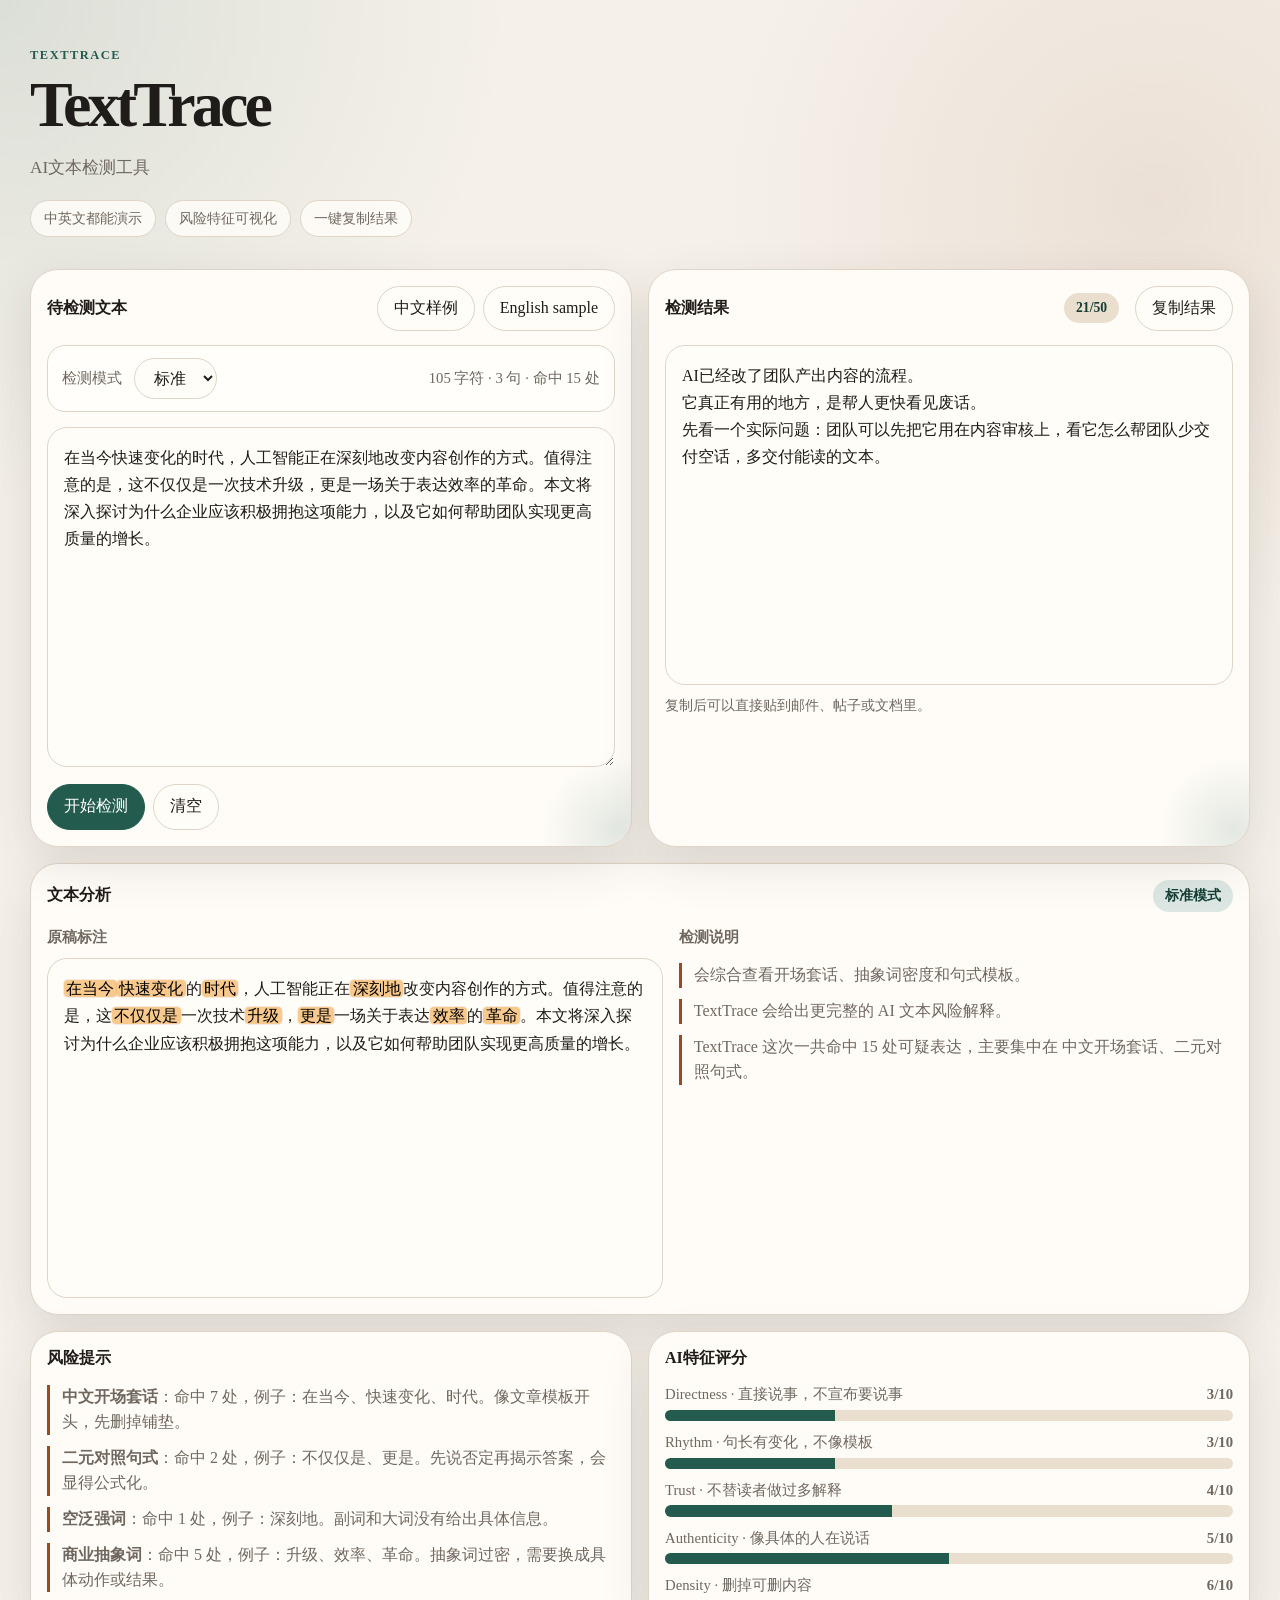
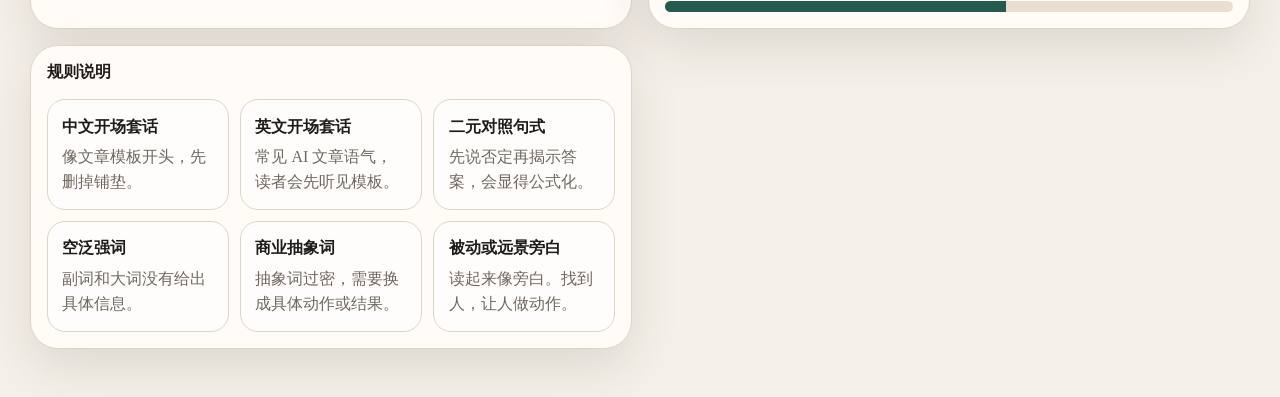
<file: index.html>
<!doctype html>
<html lang="zh-CN">
  <head>
    <meta charset="utf-8" />
    <meta name="viewport" content="width=device-width, initial-scale=1" />
    <title>TextTrace - AI文本检测工具</title>
    <link rel="stylesheet" href="./styles.css" />
  </head>
  <body>
    <main class="shell">
      <section class="hero">
        <p class="eyebrow">TextTrace</p>
        <h1>TextTrace</h1>
        <p class="lede">AI文本检测工具</p>
        <div class="hero-chips">
          <span>中英文都能演示</span>
          <span>风险特征可视化</span>
          <span>一键复制结果</span>
        </div>
      </section>

      <section class="workspace">
        <div class="panel input-panel">
          <div class="panel-title">
            <h2>待检测文本</h2>
            <div class="sample-buttons">
              <button type="button" data-sample="zh">中文样例</button>
              <button type="button" data-sample="en">English sample</button>
            </div>
          </div>

          <div class="toolbar">
            <label class="mode-picker" for="modeSelect">
              <span>检测模式</span>
              <select id="modeSelect">
                <option value="light">轻度</option>
                <option value="balanced" selected>标准</option>
                <option value="strong">强力</option>
              </select>
            </label>
            <div id="stats" class="stats"></div>
          </div>

          <textarea id="draft" spellcheck="false"></textarea>

          <div class="actions">
            <button id="rewriteBtn" class="primary" type="button">开始检测</button>
            <button id="clearBtn" type="button">清空</button>
          </div>
        </div>

        <div class="panel output-panel">
          <div class="panel-title">
            <h2>检测结果</h2>
            <div class="output-meta">
              <span id="scoreBadge" class="score-badge">等待输入</span>
              <button id="copyBtn" type="button">复制结果</button>
            </div>
          </div>
          <div id="output" class="output empty">结果会显示在这里。</div>
          <p id="copyHint" class="copy-hint">复制后可以直接贴到邮件、帖子或文档里。</p>
        </div>
      </section>

      <section class="insights">
        <article class="panel compare-panel">
          <div class="panel-title">
            <h2>文本分析</h2>
            <span id="modeBadge" class="mode-badge">标准模式</span>
          </div>
          <div class="compare-grid">
            <div>
              <h3>原稿标注</h3>
              <div id="annotated" class="output empty">这里会高亮原稿里的套路表达。</div>
            </div>
            <div>
              <h3>检测说明</h3>
              <ul id="rewriteNotes" class="findings">
                <li>检测后会说明这次主要发现了哪些文本特征。</li>
              </ul>
            </div>
          </div>
        </article>

        <article class="panel">
          <h2>风险提示</h2>
          <ul id="findings" class="findings">
            <li>输入文字后会列出具体问题。</li>
          </ul>
        </article>

        <article class="panel">
          <h2>AI特征评分</h2>
          <div id="scoreGrid" class="score-grid"></div>
        </article>

        <article class="panel">
          <h2>规则说明</h2>
          <div id="ruleLegend" class="legend-grid"></div>
        </article>
      </section>
    </main>

    <script src="./app.js"></script>
  </body>
</html>
</file>
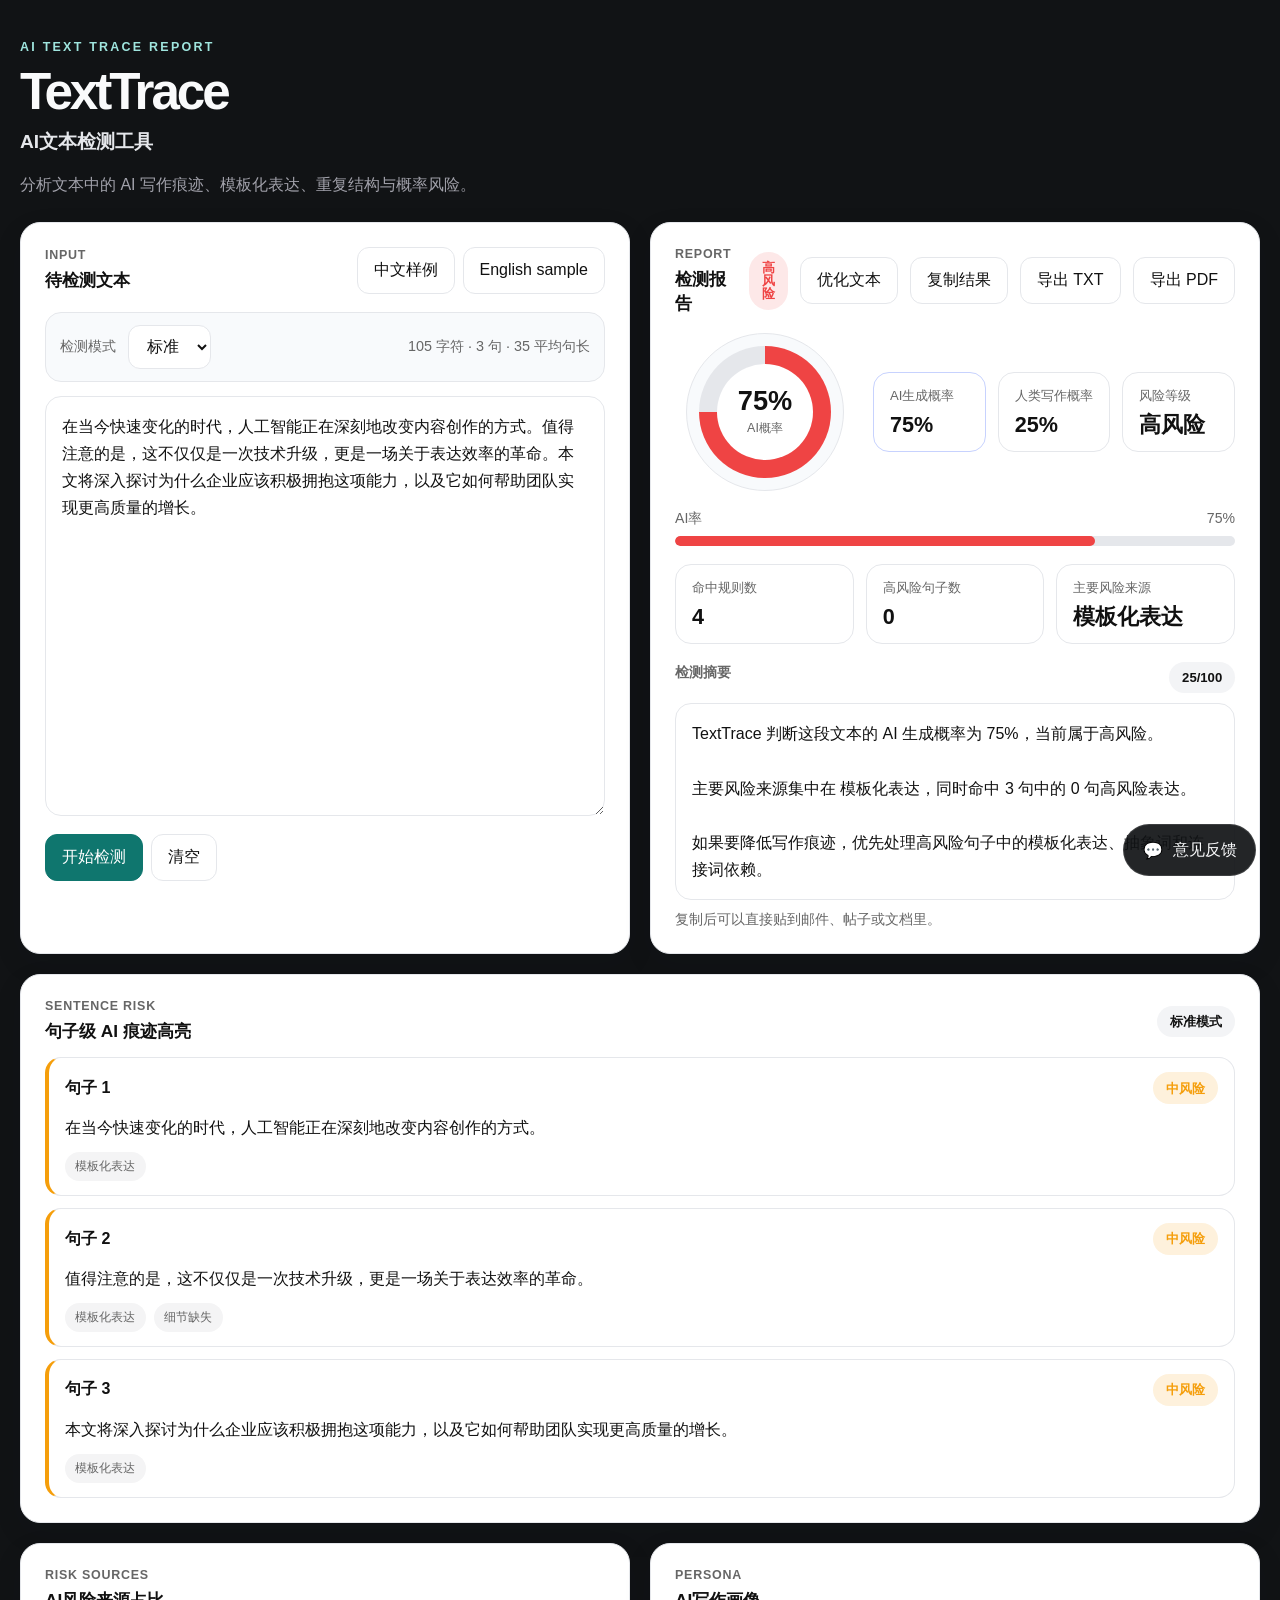
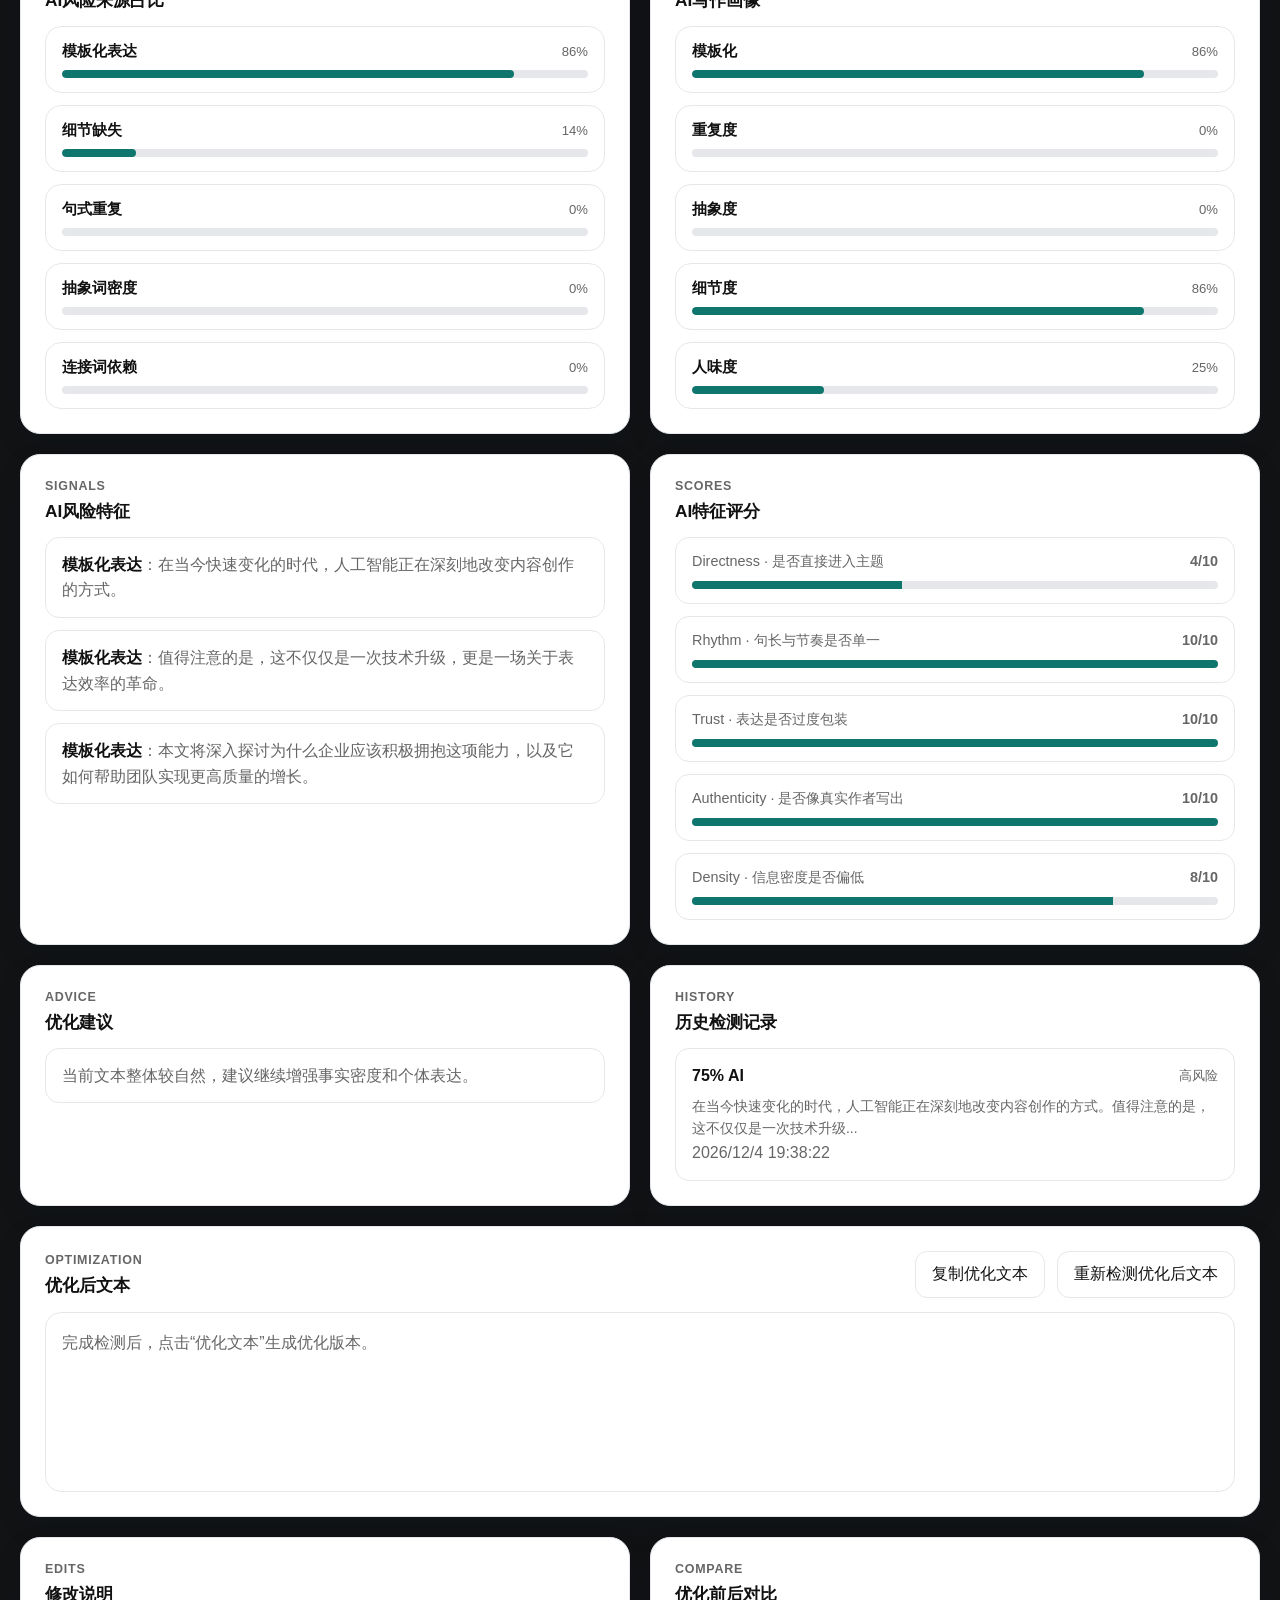
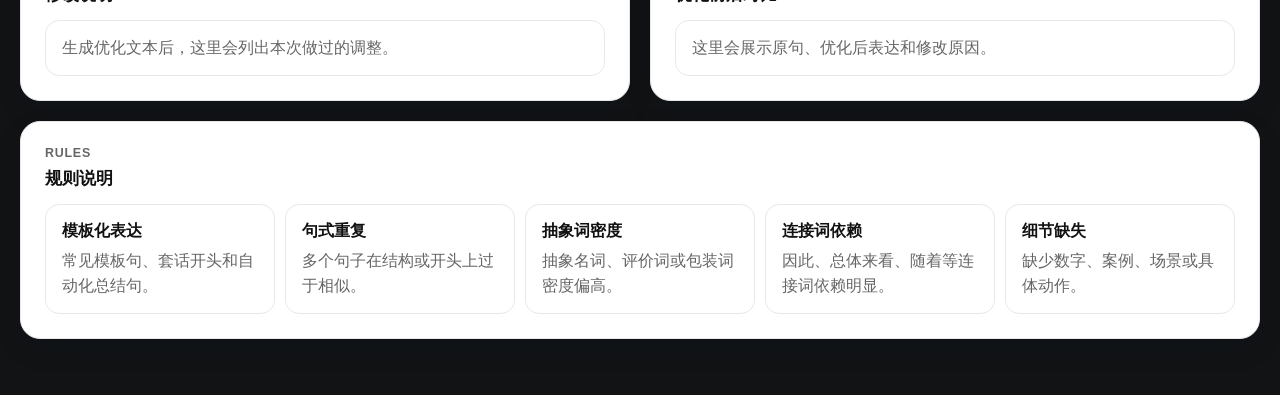
<file: docs/index.html>
<!doctype html>
<html lang="zh-CN">
  <head>
    <meta charset="utf-8" />
    <meta name="viewport" content="width=device-width, initial-scale=1" />
    <title>TextTrace - AI文本检测工具</title>
    <link rel="stylesheet" href="./styles.css" />
  </head>
  <body>
    <main class="shell">
      <section class="hero">
        <div class="brand-lockup">
          <p class="eyebrow">AI TEXT TRACE REPORT</p>
          <h1>TextTrace</h1>
          <p class="subhead">AI文本检测工具</p>
          <p class="lede">
            分析文本中的 AI 写作痕迹、模板化表达、重复结构与概率风险。
          </p>
        </div>
      </section>

      <section class="workspace">
        <div class="panel input-panel">
          <div class="panel-header">
            <div>
              <p class="section-kicker">Input</p>
              <h2>待检测文本</h2>
            </div>
            <div class="sample-buttons">
              <button type="button" data-sample="zh">中文样例</button>
              <button type="button" data-sample="en">English sample</button>
            </div>
          </div>

          <div class="toolbar">
            <label class="mode-picker" for="modeSelect">
              <span>检测模式</span>
              <select id="modeSelect">
                <option value="light">轻度</option>
                <option value="balanced" selected>标准</option>
                <option value="strong">强力</option>
              </select>
            </label>
            <div id="stats" class="stats"></div>
          </div>

          <textarea id="draft" spellcheck="false"></textarea>

          <div class="actions">
            <button id="analyzeBtn" class="primary" type="button">开始检测</button>
            <button id="clearBtn" type="button">清空</button>
          </div>
        </div>

        <div class="panel report-panel">
          <div class="panel-header">
            <div>
              <p class="section-kicker">Report</p>
              <h2>检测报告</h2>
            </div>
            <div class="report-actions">
              <span id="riskBadge" class="risk-badge risk-neutral">等待检测</span>
              <button id="optimizeBtn" type="button">优化文本</button>
              <button id="copyBtn" type="button">复制结果</button>
              <button id="exportBtn" type="button">导出 TXT</button>
              <button id="exportPdfBtn" type="button">导出 PDF</button>
            </div>
          </div>

          <div class="probability-board">
            <div class="ring-wrap">
              <div class="ring-shell">
                <div id="probabilityRing" class="ring" style="--progress: 0deg;">
                  <div class="ring-inner">
                    <strong id="aiProbability">0%</strong>
                    <span>AI概率</span>
                  </div>
                </div>
              </div>
            </div>

            <div class="probability-stats">
              <div class="metric-card emphasis">
                <span>AI生成概率</span>
                <strong id="aiRate">0%</strong>
              </div>
              <div class="metric-card">
                <span>人类写作概率</span>
                <strong id="humanRate">100%</strong>
              </div>
              <div class="metric-card">
                <span>风险等级</span>
                <strong id="riskLevel">待检测</strong>
              </div>
            </div>
          </div>

          <div class="progress-block">
            <div class="progress-meta">
              <span>AI率</span>
              <span id="progressLabel">0%</span>
            </div>
            <div class="progress-track">
              <span id="progressFill" class="progress-fill"></span>
            </div>
          </div>

          <div class="stats-grid report-stats">
            <article class="stat-tile">
              <span>命中规则数</span>
              <strong id="ruleCount">0</strong>
            </article>
            <article class="stat-tile">
              <span>高风险句子数</span>
              <strong id="highRiskCount">0</strong>
            </article>
            <article class="stat-tile">
              <span>主要风险来源</span>
              <strong id="primaryRisk">待检测</strong>
            </article>
          </div>

          <div class="report-output">
            <div class="report-output-head">
              <h3>检测摘要</h3>
              <span id="scoreBadge" class="score-badge">等待输入</span>
            </div>
            <div id="output" class="output empty">结果会显示在这里。</div>
            <p id="copyHint" class="copy-hint">复制后可以直接贴到邮件、帖子或文档里。</p>
          </div>
        </div>
      </section>

      <section class="analysis-grid">
        <article class="panel wide">
          <div class="panel-header compact">
            <div>
              <p class="section-kicker">Sentence Risk</p>
              <h2>句子级 AI 痕迹高亮</h2>
            </div>
            <span id="modeBadge" class="mode-badge">标准模式</span>
          </div>
          <div id="annotated" class="sentence-list empty">这里会展示句子级风险分析。</div>
        </article>

        <article class="panel">
          <div class="panel-header compact">
            <div>
              <p class="section-kicker">Risk Sources</p>
              <h2>AI风险来源占比</h2>
            </div>
          </div>
          <div id="sourceBreakdown" class="source-breakdown"></div>
        </article>

        <article class="panel">
          <div class="panel-header compact">
            <div>
              <p class="section-kicker">Persona</p>
              <h2>AI写作画像</h2>
            </div>
          </div>
          <div id="personaGrid" class="persona-grid"></div>
        </article>

        <article class="panel">
          <div class="panel-header compact">
            <div>
              <p class="section-kicker">Signals</p>
              <h2>AI风险特征</h2>
            </div>
          </div>
          <ul id="findings" class="detail-list">
            <li>输入文字后会列出具体问题。</li>
          </ul>
        </article>

        <article class="panel">
          <div class="panel-header compact">
            <div>
              <p class="section-kicker">Scores</p>
              <h2>AI特征评分</h2>
            </div>
          </div>
          <div id="scoreGrid" class="score-grid"></div>
        </article>

        <article class="panel">
          <div class="panel-header compact">
            <div>
              <p class="section-kicker">Advice</p>
              <h2>优化建议</h2>
            </div>
          </div>
          <ul id="rewriteNotes" class="detail-list">
            <li>检测后会说明这次主要发现了哪些文本特征。</li>
          </ul>
        </article>

        <article class="panel">
          <div class="panel-header compact">
            <div>
              <p class="section-kicker">History</p>
              <h2>历史检测记录</h2>
            </div>
          </div>
          <div id="historyList" class="history-list">
            <div class="history-empty">还没有检测记录。</div>
          </div>
        </article>

        <article class="panel wide">
          <div class="panel-header compact">
            <div>
              <p class="section-kicker">Optimization</p>
              <h2>优化后文本</h2>
            </div>
            <div class="report-actions">
              <button id="copyOptimizedBtn" type="button">复制优化文本</button>
              <button id="recheckOptimizedBtn" type="button">重新检测优化后文本</button>
            </div>
          </div>
          <div id="optimizedText" class="output empty">完成检测后，点击“优化文本”生成优化版本。</div>
        </article>

        <article class="panel">
          <div class="panel-header compact">
            <div>
              <p class="section-kicker">Edits</p>
              <h2>修改说明</h2>
            </div>
          </div>
          <ul id="optimizationNotes" class="detail-list">
            <li>生成优化文本后，这里会列出本次做过的调整。</li>
          </ul>
        </article>

        <article class="panel">
          <div class="panel-header compact">
            <div>
              <p class="section-kicker">Compare</p>
              <h2>优化前后对比</h2>
            </div>
          </div>
          <div id="comparisonList" class="comparison-list">
            <div class="history-empty">这里会展示原句、优化后表达和修改原因。</div>
          </div>
        </article>

        <article class="panel wide">
          <div class="panel-header compact">
            <div>
              <p class="section-kicker">Rules</p>
              <h2>规则说明</h2>
            </div>
          </div>
          <div id="ruleLegend" class="legend-grid"></div>
        </article>
      </section>
    </main>

    <div id="printReport" aria-hidden="true"></div>

    <button id="feedbackFab" class="feedback-fab" type="button" aria-haspopup="dialog" aria-controls="feedbackPanel">
      <span class="feedback-fab-icon">💬</span>
      <span>意见反馈</span>
    </button>

    <div id="feedbackOverlay" class="feedback-overlay" hidden></div>
    <aside id="feedbackPanel" class="feedback-panel" aria-hidden="true" aria-labelledby="feedbackTitle">
      <button id="feedbackClose" class="feedback-close" type="button" aria-label="关闭反馈面板">×</button>
      <p class="section-kicker">Feedback</p>
      <h2 id="feedbackTitle">意见反馈</h2>
      <p class="feedback-copy">
        如果你发现检测结果异常、想提出功能建议，或者有合作想法，欢迎联系作者。
      </p>
      <div class="feedback-qr-wrap">
        <img id="feedbackQr" class="feedback-qr" src="./wechat-qr.png" alt="TextTrace 微信反馈二维码" />
        <div id="feedbackQrFallback" class="feedback-qr-fallback" hidden>请上传 docs/wechat-qr.png</div>
      </div>
      <div class="feedback-meta">
        <strong>扫码添加微信</strong>
        <span>备注：TextTrace反馈</span>
      </div>
    </aside>

    <script src="./app.js"></script>
  </body>
</html>
</file>
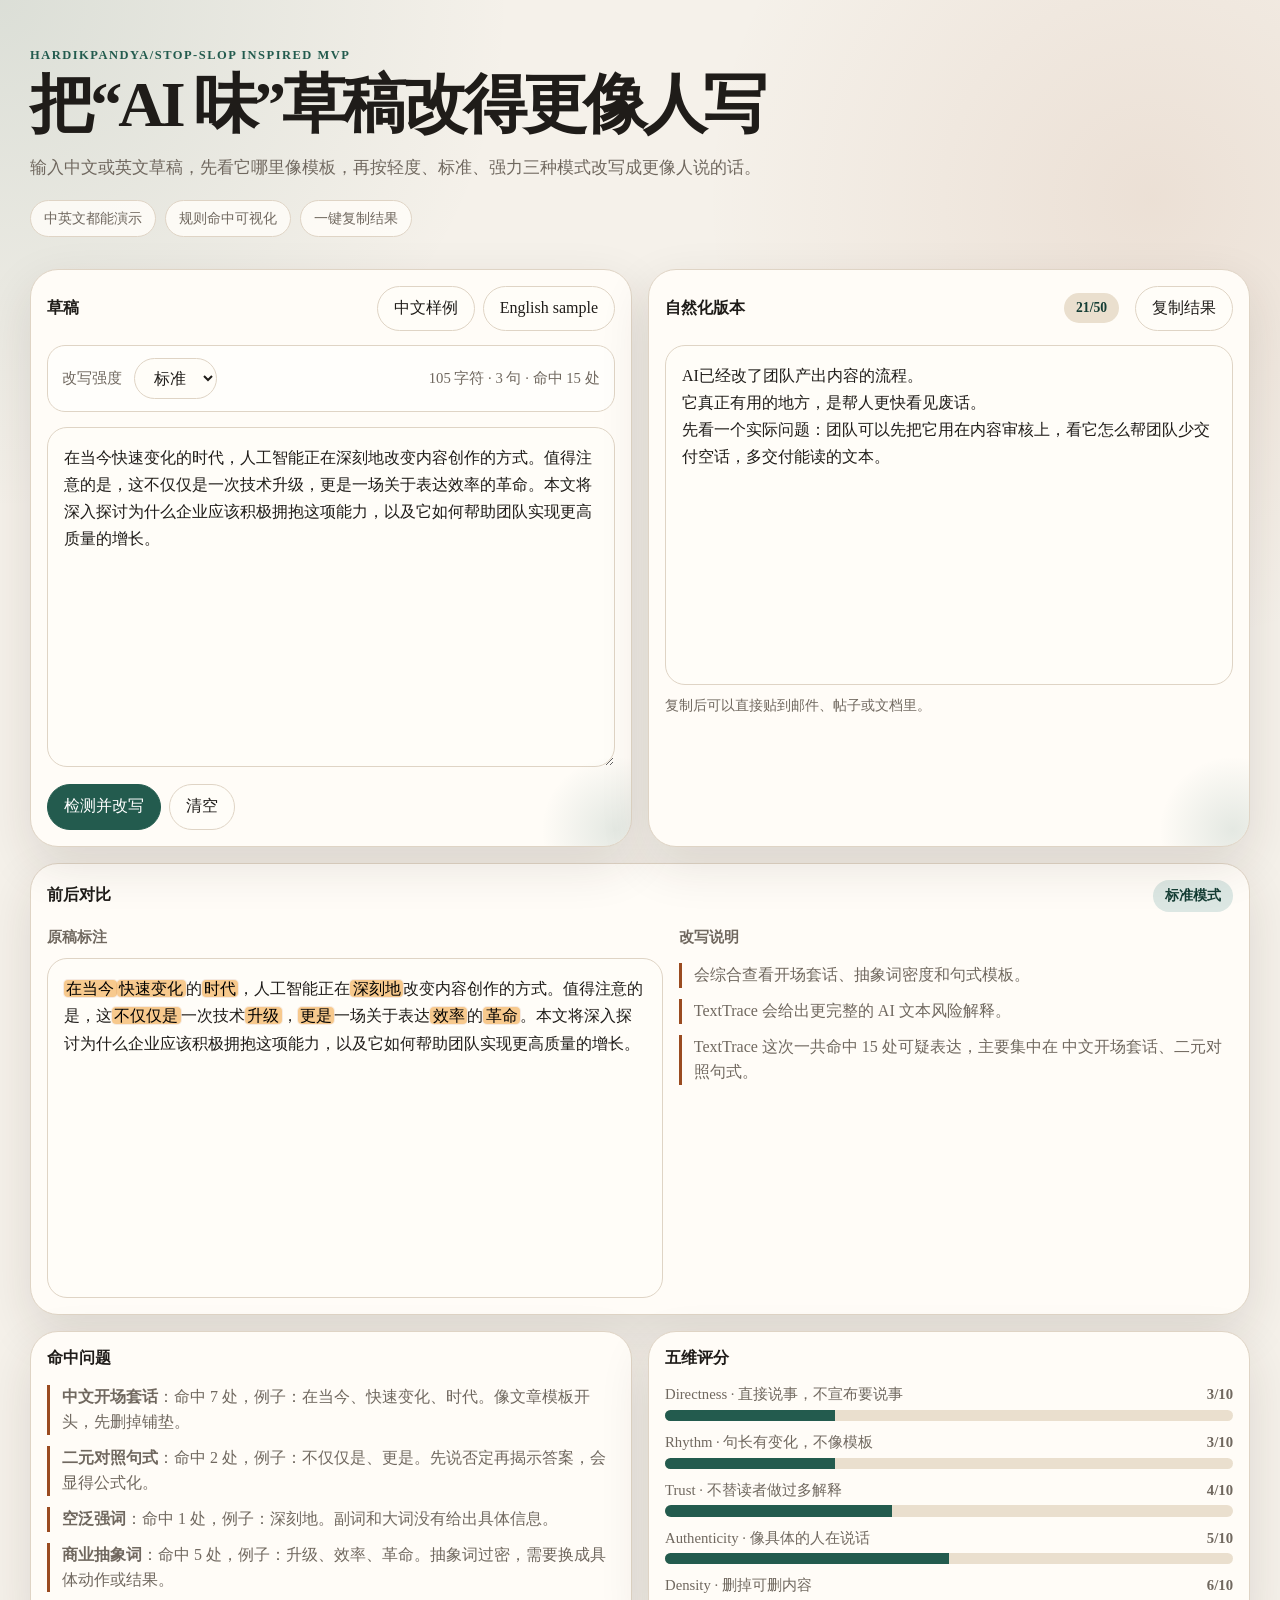
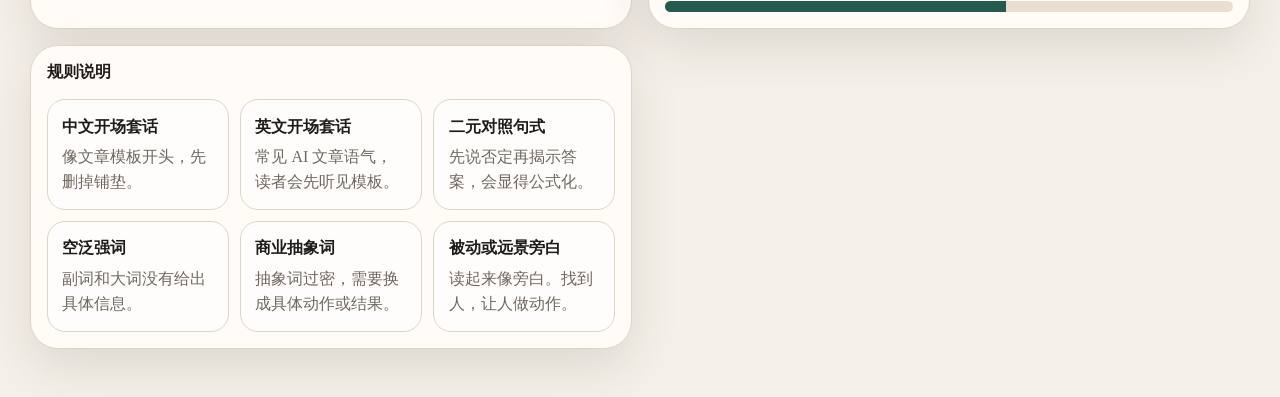
<file: outputs/index.html>
<!doctype html>
<html lang="zh-CN">
  <head>
    <meta charset="utf-8" />
    <meta name="viewport" content="width=device-width, initial-scale=1" />
    <title>Stop Slop MVP</title>
    <link rel="stylesheet" href="../styles.css" />
  </head>
  <body>
    <main class="shell">
      <section class="hero">
        <p class="eyebrow">hardikpandya/stop-slop inspired MVP</p>
        <h1>把“AI 味”草稿改得更像人写</h1>
        <p class="lede">
          输入中文或英文草稿，先看它哪里像模板，再按轻度、标准、强力三种模式改写成更像人说的话。
        </p>
        <div class="hero-chips">
          <span>中英文都能演示</span>
          <span>规则命中可视化</span>
          <span>一键复制结果</span>
        </div>
      </section>

      <section class="workspace">
        <div class="panel input-panel">
          <div class="panel-title">
            <h2>草稿</h2>
            <div class="sample-buttons">
              <button type="button" data-sample="zh">中文样例</button>
              <button type="button" data-sample="en">English sample</button>
            </div>
          </div>

          <div class="toolbar">
            <label class="mode-picker" for="modeSelect">
              <span>改写强度</span>
              <select id="modeSelect">
                <option value="light">轻度</option>
                <option value="balanced" selected>标准</option>
                <option value="strong">强力</option>
              </select>
            </label>
            <div id="stats" class="stats"></div>
          </div>

          <textarea id="draft" spellcheck="false"></textarea>

          <div class="actions">
            <button id="rewriteBtn" class="primary" type="button">检测并改写</button>
            <button id="clearBtn" type="button">清空</button>
          </div>
        </div>

        <div class="panel output-panel">
          <div class="panel-title">
            <h2>自然化版本</h2>
            <div class="output-meta">
              <span id="scoreBadge" class="score-badge">等待输入</span>
              <button id="copyBtn" type="button">复制结果</button>
            </div>
          </div>
          <div id="output" class="output empty">结果会显示在这里。</div>
          <p id="copyHint" class="copy-hint">复制后可以直接贴到邮件、帖子或文档里。</p>
        </div>
      </section>

      <section class="insights">
        <article class="panel compare-panel">
          <div class="panel-title">
            <h2>前后对比</h2>
            <span id="modeBadge" class="mode-badge">标准模式</span>
          </div>
          <div class="compare-grid">
            <div>
              <h3>原稿标注</h3>
              <div id="annotated" class="output empty">这里会高亮原稿里的套路表达。</div>
            </div>
            <div>
              <h3>改写说明</h3>
              <ul id="rewriteNotes" class="findings">
                <li>改写后会说明这次主要做了哪些动作。</li>
              </ul>
            </div>
          </div>
        </article>

        <article class="panel">
          <h2>命中问题</h2>
          <ul id="findings" class="findings">
            <li>输入文字后会列出具体问题。</li>
          </ul>
        </article>

        <article class="panel">
          <h2>五维评分</h2>
          <div id="scoreGrid" class="score-grid"></div>
        </article>

        <article class="panel">
          <h2>规则说明</h2>
          <div id="ruleLegend" class="legend-grid"></div>
        </article>
      </section>
    </main>

    <script src="../app.js"></script>
  </body>
</html>
</file>
<file: styles.css>
:root {
  color-scheme: light;
  --bg: #f5f1ea;
  --ink: #1f1c19;
  --muted: #70685f;
  --card: #fffaf2;
  --line: #dfd4c5;
  --accent: #235b4e;
  --accent-strong: #143d34;
  --accent-soft: #dce7e3;
  --warn: #9a4b20;
  --warn-soft: #f8e4d8;
  --shadow: 0 18px 50px rgba(49, 37, 23, 0.12);
}

* {
  box-sizing: border-box;
}

body {
  margin: 0;
  background:
    radial-gradient(circle at top left, rgba(35, 91, 78, 0.12), transparent 32rem),
    radial-gradient(circle at 90% 10%, rgba(154, 75, 32, 0.1), transparent 28rem),
    var(--bg);
  color: var(--ink);
  font-family: "Iowan Old Style", "Palatino Linotype", "Noto Serif SC", Georgia, serif;
}

button,
textarea,
select {
  font: inherit;
}

button,
select {
  border: 1px solid var(--line);
  border-radius: 999px;
  background: #fffdf8;
  color: var(--ink);
}

button {
  cursor: pointer;
  padding: 0.7rem 1rem;
}

button:hover,
select:hover {
  border-color: var(--accent);
}

select {
  padding: 0.65rem 0.9rem;
}

.primary {
  background: var(--accent);
  border-color: var(--accent);
  color: white;
}

.primary:hover {
  background: var(--accent-strong);
}

.shell {
  width: min(1220px, calc(100% - 2rem));
  margin: 0 auto;
  padding: 3rem 0;
}

.hero {
  margin-bottom: 2rem;
}

.eyebrow {
  color: var(--accent);
  font-size: 0.78rem;
  font-weight: 700;
  letter-spacing: 0.12em;
  margin: 0 0 0.7rem;
  text-transform: uppercase;
}

h1 {
  font-size: clamp(2.2rem, 5vw, 4.8rem);
  letter-spacing: -0.06em;
  line-height: 0.96;
  margin: 0;
  max-width: 850px;
}

h2,
h3 {
  margin: 0;
}

h2 {
  font-size: 1rem;
}

h3 {
  font-size: 0.92rem;
  color: var(--muted);
  margin-bottom: 0.7rem;
}

.lede {
  color: var(--muted);
  font-size: 1.08rem;
  line-height: 1.7;
  max-width: 760px;
}

.hero-chips {
  display: flex;
  flex-wrap: wrap;
  gap: 0.6rem;
  margin-top: 1rem;
}

.hero-chips span {
  background: rgba(255, 253, 248, 0.86);
  border: 1px solid var(--line);
  border-radius: 999px;
  color: var(--muted);
  font-size: 0.9rem;
  padding: 0.5rem 0.8rem;
}

.workspace,
.insights {
  display: grid;
  gap: 1rem;
  grid-template-columns: 1fr 1fr;
}

.insights {
  margin-top: 1rem;
}

.compare-panel {
  grid-column: 1 / -1;
}

.compare-grid {
  display: grid;
  gap: 1rem;
  grid-template-columns: 1fr 0.9fr;
  margin-top: 1rem;
}

.panel {
  background: color-mix(in srgb, var(--card), white 40%);
  border: 1px solid var(--line);
  border-radius: 28px;
  box-shadow: var(--shadow);
  padding: 1rem;
}

.panel-title,
.toolbar,
.output-meta {
  align-items: center;
  display: flex;
  justify-content: space-between;
  gap: 1rem;
}

.panel-title {
  margin-bottom: 0.85rem;
}

.toolbar {
  background: rgba(255, 255, 255, 0.45);
  border: 1px solid var(--line);
  border-radius: 18px;
  margin-bottom: 0.9rem;
  padding: 0.75rem 0.9rem;
}

.mode-picker {
  align-items: center;
  display: flex;
  flex-wrap: wrap;
  gap: 0.75rem;
}

.mode-picker span,
.stats {
  color: var(--muted);
  font-size: 0.92rem;
}

.sample-buttons,
.actions {
  display: flex;
  flex-wrap: wrap;
  gap: 0.5rem;
}

textarea,
.output {
  background: #fffdf8;
  border: 1px solid var(--line);
  border-radius: 20px;
  line-height: 1.7;
  min-height: 340px;
  padding: 1rem;
  width: 100%;
}

textarea {
  color: var(--ink);
  font-family: "IBM Plex Sans", "Segoe UI", sans-serif;
  font-size: 1rem;
  resize: vertical;
}

.output {
  white-space: pre-wrap;
}

.empty {
  color: var(--muted);
}

.actions {
  margin-top: 0.85rem;
}

.input-panel,
.output-panel {
  position: relative;
  overflow: hidden;
}

.input-panel::after,
.output-panel::after {
  content: "";
  position: absolute;
  inset: auto -4rem -4rem auto;
  width: 10rem;
  height: 10rem;
  border-radius: 50%;
  background: radial-gradient(circle, rgba(35, 91, 78, 0.12), transparent 65%);
  pointer-events: none;
}

.score-badge,
.mode-badge {
  border-radius: 999px;
  font-size: 0.85rem;
  font-weight: 700;
  padding: 0.45rem 0.75rem;
}

.score-badge {
  background: #eadfce;
  color: var(--accent-strong);
}

.mode-badge {
  background: var(--accent-soft);
  color: var(--accent-strong);
}

.copy-hint {
  color: var(--muted);
  font-size: 0.88rem;
  margin: 0.7rem 0 0;
}

.findings,
.legend-grid {
  display: grid;
  gap: 0.7rem;
  margin: 1rem 0 0;
  padding: 0;
}

.findings {
  list-style: none;
}

.findings li,
.legend-card {
  color: var(--muted);
  line-height: 1.55;
}

.findings li {
  border-left: 3px solid var(--warn);
  padding-left: 0.75rem;
}

.legend-grid {
  grid-template-columns: repeat(auto-fit, minmax(180px, 1fr));
}

.legend-card {
  background: rgba(255, 255, 255, 0.55);
  border: 1px solid var(--line);
  border-radius: 18px;
  padding: 0.9rem;
}

.legend-card strong {
  color: var(--ink);
  display: block;
  margin-bottom: 0.35rem;
}

.score-grid {
  display: grid;
  gap: 0.75rem;
  margin-top: 1rem;
}

.score-row {
  display: grid;
  gap: 0.35rem;
}

.score-label {
  align-items: center;
  display: flex;
  justify-content: space-between;
  color: var(--muted);
  font-size: 0.92rem;
}

.bar {
  background: #eadfce;
  border-radius: 999px;
  height: 0.7rem;
  overflow: hidden;
}

.bar span {
  background: var(--accent);
  display: block;
  height: 100%;
}

mark {
  background: #ffe0ad;
  border-radius: 0.25rem;
  padding: 0 0.15rem;
}

#annotated mark {
  background: #f7c98d;
  box-shadow: 0 0 0 1px rgba(154, 75, 32, 0.1);
}

@media (max-width: 920px) {
  .workspace,
  .insights,
  .compare-grid {
    grid-template-columns: 1fr;
  }
}

@media (max-width: 680px) {
  .shell {
    padding-top: 1.5rem;
  }

  .toolbar,
  .panel-title {
    align-items: flex-start;
    flex-direction: column;
  }

  .output-meta {
    width: 100%;
    justify-content: flex-start;
  }
}
</file>
<file: docs/styles.css>
:root {
  color-scheme: dark;
  --page-bg: #111315;
  --card-bg: #ffffff;
  --text: #111111;
  --muted: #666666;
  --border: #e5e7eb;
  --brand: #0f766e;
  --brand-strong: #0b5d57;
  --brand-soft: #dff7f4;
  --risk-low: #16a34a;
  --risk-mid: #f59e0b;
  --risk-high: #ef4444;
  --neutral: #9ca3af;
  --shadow: 0 10px 30px rgba(15, 23, 42, 0.08);
}

* {
  box-sizing: border-box;
}

html,
body {
  margin: 0;
  min-height: 100%;
}

body {
  background: var(--page-bg);
  color: #f9fafb;
  font-family: "IBM Plex Sans", "Inter", "Segoe UI", sans-serif;
}

button,
textarea,
select {
  font: inherit;
}

button,
select,
textarea {
  outline: none;
}

button,
select {
  background: #ffffff;
  border: 1px solid var(--border);
  border-radius: 12px;
  color: var(--text);
}

button {
  cursor: pointer;
  padding: 0.75rem 1rem;
  transition: transform 140ms ease, box-shadow 140ms ease, border-color 140ms ease, background 140ms ease;
}

button:hover {
  border-color: #cbd5e1;
  box-shadow: 0 6px 18px rgba(15, 23, 42, 0.08);
  transform: translateY(-1px);
}

select {
  padding: 0.72rem 0.9rem;
}

.primary {
  background: var(--brand);
  border-color: var(--brand);
  color: #ffffff;
}

.primary:hover {
  background: var(--brand-strong);
  border-color: var(--brand-strong);
}

.shell {
  width: min(1240px, calc(100% - 2rem));
  margin: 0 auto;
  padding: 40px 0 56px;
}

.hero {
  margin-bottom: 24px;
}

.brand-lockup {
  max-width: 780px;
}

.eyebrow {
  color: #9fe5de;
  font-size: 0.78rem;
  font-weight: 700;
  letter-spacing: 0.18em;
  margin: 0 0 14px;
  text-transform: uppercase;
}

h1 {
  font-size: clamp(2.6rem, 4vw, 4.4rem);
  letter-spacing: -0.06em;
  line-height: 0.95;
  margin: 0;
}

.subhead {
  color: #e5e7eb;
  font-size: 1.2rem;
  font-weight: 600;
  margin: 12px 0 0;
}

.lede {
  color: #a1a1aa;
  font-size: 1rem;
  line-height: 1.7;
  margin: 16px 0 0;
  max-width: 720px;
}

.workspace {
  display: grid;
  gap: 20px;
  grid-template-columns: minmax(0, 1fr) minmax(0, 1fr);
  margin-bottom: 20px;
}

.analysis-grid {
  display: grid;
  gap: 20px;
  grid-template-columns: repeat(2, minmax(0, 1fr));
}

.wide {
  grid-column: 1 / -1;
}

.panel {
  background: var(--card-bg);
  border: 1px solid var(--border);
  border-radius: 20px;
  box-shadow: var(--shadow);
  color: var(--text);
  overflow: hidden;
  padding: 24px;
}

.panel-header,
.toolbar,
.mode-picker,
.report-actions,
.report-output-head,
.progress-meta {
  align-items: center;
  display: flex;
  gap: 12px;
  justify-content: space-between;
}

.panel-header {
  margin-bottom: 18px;
}

.panel-header.compact {
  margin-bottom: 14px;
}

.section-kicker {
  color: var(--muted);
  font-size: 0.78rem;
  font-weight: 600;
  letter-spacing: 0.06em;
  margin: 0 0 6px;
  text-transform: uppercase;
}

h2 {
  font-size: 1.08rem;
  margin: 0;
}

h3 {
  color: var(--muted);
  font-size: 0.88rem;
  font-weight: 600;
  margin: 0 0 10px;
}

.sample-buttons,
.actions {
  display: flex;
  flex-wrap: wrap;
  gap: 8px;
}

.toolbar {
  background: #f8fafc;
  border: 1px solid var(--border);
  border-radius: 16px;
  margin-bottom: 14px;
  padding: 12px 14px;
}

.mode-picker span,
.stats {
  color: var(--muted);
  font-size: 0.9rem;
}

textarea,
.output {
  background: #ffffff;
  border: 1px solid var(--border);
  border-radius: 16px;
  color: var(--text);
  line-height: 1.7;
  padding: 16px;
  width: 100%;
}

textarea {
  min-height: 420px;
  resize: vertical;
}

.output {
  min-height: 180px;
  white-space: pre-wrap;
}

.empty {
  color: var(--muted);
}

.actions {
  margin-top: 14px;
}

.probability-board {
  align-items: center;
  display: grid;
  gap: 18px;
  grid-template-columns: 180px 1fr;
  margin-bottom: 18px;
}

.ring-wrap {
  display: flex;
  justify-content: center;
}

.ring-shell {
  background: #f8fafc;
  border: 1px solid var(--border);
  border-radius: 999px;
  padding: 12px;
}

.ring {
  --progress: 0deg;
  --ring-color: var(--brand);
  align-items: center;
  background: conic-gradient(var(--ring-color) var(--progress), #e5e7eb 0);
  border-radius: 50%;
  display: flex;
  height: 132px;
  justify-content: center;
  width: 132px;
}

.ring-inner {
  align-items: center;
  background: #ffffff;
  border-radius: 50%;
  display: flex;
  flex-direction: column;
  height: 96px;
  justify-content: center;
  width: 96px;
}

.ring-inner strong {
  font-size: 1.7rem;
  line-height: 1;
}

.ring-inner span {
  color: var(--muted);
  font-size: 0.78rem;
  margin-top: 6px;
}

.probability-stats,
.stats-grid,
.report-stats {
  display: grid;
  gap: 12px;
}

.probability-stats {
  grid-template-columns: repeat(3, minmax(0, 1fr));
}

.report-stats {
  grid-template-columns: repeat(3, minmax(0, 1fr));
  margin-bottom: 18px;
}

.metric-card,
.stat-tile,
.source-item,
.persona-item {
  background: #ffffff;
  border: 1px solid var(--border);
  border-radius: 16px;
  padding: 14px 16px;
}

.metric-card span,
.stat-tile span {
  color: var(--muted);
  display: block;
  font-size: 0.82rem;
  margin-bottom: 8px;
}

.metric-card strong,
.stat-tile strong {
  font-size: 1.35rem;
  line-height: 1.1;
}

.metric-card.emphasis {
  border-color: #c7d2fe;
}

.progress-block {
  margin-bottom: 18px;
}

.progress-meta {
  color: var(--muted);
  font-size: 0.88rem;
  margin-bottom: 8px;
}

.progress-track,
.mini-track {
  background: #e5e7eb;
  border-radius: 999px;
  height: 10px;
  overflow: hidden;
}

.mini-track {
  height: 8px;
  margin-top: 8px;
}

.progress-fill,
.mini-fill {
  background: var(--brand);
  border-radius: 999px;
  display: block;
  height: 100%;
  transition: width 220ms ease;
  width: 0;
}

.report-output-head {
  margin-bottom: 10px;
}

.copy-hint {
  color: var(--muted);
  font-size: 0.88rem;
  margin: 10px 0 0;
}

.score-badge,
.mode-badge,
.risk-badge,
.sentence-badge {
  border-radius: 999px;
  display: inline-flex;
  font-size: 0.82rem;
  font-weight: 700;
  gap: 6px;
  line-height: 1;
  padding: 0.58rem 0.8rem;
}

.score-badge,
.mode-badge {
  background: #f3f4f6;
  color: var(--text);
}

.risk-badge {
  background: #f3f4f6;
  color: var(--text);
}

.risk-low {
  background: rgba(22, 163, 74, 0.12);
  color: var(--risk-low);
}

.risk-mid {
  background: rgba(245, 158, 11, 0.14);
  color: var(--risk-mid);
}

.risk-high {
  background: rgba(239, 68, 68, 0.12);
  color: var(--risk-high);
}

.risk-neutral {
  background: #f3f4f6;
  color: #6b7280;
}

.detail-list,
.history-list,
.source-breakdown,
.persona-grid,
.sentence-list,
.comparison-list {
  display: grid;
  gap: 12px;
  margin: 0;
  padding: 0;
}

.detail-list {
  list-style: none;
}

.detail-list li,
.history-item,
.history-empty {
  background: #ffffff;
  border: 1px solid var(--border);
  border-radius: 14px;
  color: var(--muted);
  line-height: 1.6;
  padding: 14px 16px;
}

.detail-list li strong,
.history-item strong {
  color: var(--text);
}

.score-grid {
  display: grid;
  gap: 12px;
}

.score-row {
  background: #ffffff;
  border: 1px solid var(--border);
  border-radius: 14px;
  padding: 14px 16px;
}

.score-label {
  align-items: center;
  color: var(--muted);
  display: flex;
  font-size: 0.9rem;
  justify-content: space-between;
  margin-bottom: 10px;
}

.bar {
  background: #e5e7eb;
  border-radius: 999px;
  height: 8px;
  overflow: hidden;
}

.bar span {
  background: var(--brand);
  display: block;
  height: 100%;
}

.source-breakdown,
.persona-grid {
  grid-template-columns: 1fr;
}

.source-item-head,
.persona-head,
.history-meta,
.sentence-head {
  align-items: center;
  display: flex;
  gap: 10px;
  justify-content: space-between;
}

.source-item strong,
.persona-item strong {
  font-size: 0.95rem;
}

.source-item span,
.persona-item span,
.history-meta span {
  color: var(--muted);
  font-size: 0.82rem;
}

.history-item p {
  color: var(--muted);
  font-size: 0.86rem;
  margin: 8px 0 0;
}

.comparison-card {
  background: #ffffff;
  border: 1px solid var(--border);
  border-radius: 16px;
  padding: 16px;
}

.comparison-meta {
  align-items: center;
  display: flex;
  gap: 8px;
  justify-content: space-between;
  margin-bottom: 12px;
}

.comparison-meta strong {
  color: var(--text);
  font-size: 0.95rem;
}

.comparison-grid {
  display: grid;
  gap: 12px;
  grid-template-columns: repeat(2, minmax(0, 1fr));
}

.comparison-column {
  background: #f8fafc;
  border: 1px solid var(--border);
  border-radius: 14px;
  padding: 14px;
}

.comparison-column span {
  color: var(--muted);
  display: block;
  font-size: 0.78rem;
  font-weight: 700;
  letter-spacing: 0.04em;
  margin-bottom: 8px;
  text-transform: uppercase;
}

.comparison-column p,
.comparison-reason {
  color: var(--text);
  line-height: 1.7;
  margin: 0;
}

.comparison-reason {
  color: var(--muted);
  margin-top: 12px;
}

.sentence-list.empty {
  color: var(--muted);
}

.sentence-card {
  background: #ffffff;
  border: 1px solid var(--border);
  border-left-width: 4px;
  border-radius: 16px;
  color: var(--text);
  padding: 14px 16px;
}

.sentence-card.risk-high {
  border-left-color: var(--risk-high);
}

.sentence-card.risk-mid {
  border-left-color: var(--risk-mid);
}

.sentence-card.risk-low {
  border-left-color: var(--risk-low);
}

.sentence-text {
  line-height: 1.75;
  margin-top: 10px;
}

.reason-tags {
  display: flex;
  flex-wrap: wrap;
  gap: 8px;
  margin-top: 10px;
}

.reason-tag {
  background: #f4f4f5;
  border-radius: 999px;
  color: var(--muted);
  font-size: 0.76rem;
  padding: 0.38rem 0.65rem;
}

.legend-grid {
  display: grid;
  gap: 10px;
  grid-template-columns: repeat(auto-fit, minmax(180px, 1fr));
}

.legend-card {
  background: #ffffff;
  border: 1px solid var(--border);
  border-radius: 14px;
  color: var(--muted);
  line-height: 1.55;
  padding: 14px 16px;
}

.legend-card strong {
  color: var(--text);
  display: block;
  margin-bottom: 6px;
}

.report-actions button {
  white-space: nowrap;
}

#printReport {
  display: none;
}

.feedback-fab {
  align-items: center;
  background: rgba(17, 19, 21, 0.92);
  border: 1px solid rgba(255, 255, 255, 0.12);
  border-radius: 999px;
  bottom: 24px;
  color: #f9fafb;
  display: inline-flex;
  gap: 10px;
  padding: 0.9rem 1.15rem;
  position: fixed;
  right: 24px;
  z-index: 1200;
}

.feedback-fab:hover {
  background: rgba(17, 19, 21, 1);
  box-shadow: 0 10px 26px rgba(0, 0, 0, 0.22);
  transform: translateY(-2px);
}

.feedback-fab-icon {
  font-size: 1rem;
}

.feedback-overlay {
  background: rgba(0, 0, 0, 0.4);
  inset: 0;
  opacity: 0;
  position: fixed;
  transition: opacity 180ms ease;
  z-index: 1250;
}

.feedback-panel {
  background: #ffffff;
  border: 1px solid var(--border);
  border-radius: 24px;
  bottom: 92px;
  box-shadow: 0 18px 48px rgba(0, 0, 0, 0.22);
  color: var(--text);
  max-width: min(360px, calc(100vw - 2rem));
  opacity: 0;
  padding: 24px;
  pointer-events: none;
  position: fixed;
  right: 24px;
  transform: translateY(18px);
  transition: opacity 180ms ease, transform 180ms ease;
  width: calc(100vw - 2rem);
  z-index: 1300;
}

.feedback-panel.is-open {
  opacity: 1;
  pointer-events: auto;
  transform: translateY(0);
}

.feedback-overlay.is-open {
  opacity: 1;
}

.feedback-close {
  align-items: center;
  background: #f8fafc;
  border-radius: 999px;
  display: inline-flex;
  height: 36px;
  justify-content: center;
  padding: 0;
  position: absolute;
  right: 16px;
  top: 16px;
  width: 36px;
}

.feedback-copy {
  color: var(--muted);
  line-height: 1.7;
  margin: 0 0 16px;
  max-width: 280px;
}

.feedback-qr-wrap {
  align-items: center;
  background: #f8fafc;
  border: 1px solid var(--border);
  border-radius: 20px;
  display: flex;
  justify-content: center;
  min-height: 260px;
  overflow: hidden;
  padding: 14px;
}

.feedback-qr {
  display: block;
  height: auto;
  max-width: 100%;
  width: 100%;
}

.feedback-qr-fallback {
  color: var(--muted);
  font-size: 0.95rem;
  line-height: 1.6;
  text-align: center;
}

.feedback-meta {
  margin-top: 14px;
}

.feedback-meta strong,
.feedback-meta span {
  display: block;
}

.feedback-meta strong {
  font-size: 1rem;
  margin-bottom: 6px;
}

.feedback-meta span {
  color: var(--muted);
  font-size: 0.88rem;
}

.print-report {
  background: #ffffff;
  color: #111111;
  margin: 0 auto;
  max-width: 960px;
  padding: 40px 36px 56px;
}

.print-cover {
  border-bottom: 2px solid #0f766e;
  margin-bottom: 28px;
  padding-bottom: 20px;
}

.print-report-title {
  font-size: 13px;
  font-weight: 700;
  letter-spacing: 0.16em;
  margin: 0 0 14px;
  text-transform: uppercase;
}

.print-logo-row {
  align-items: center;
  display: flex;
  gap: 14px;
  margin-bottom: 12px;
}

.print-logo-mark {
  align-items: center;
  background: #0f766e;
  border-radius: 14px;
  color: #ffffff;
  display: flex;
  font-size: 20px;
  font-weight: 800;
  height: 46px;
  justify-content: center;
  width: 46px;
}

.print-brand h1 {
  color: #111111;
  font-size: 28px;
  letter-spacing: -0.04em;
  margin: 0;
}

.print-brand p,
.print-meta,
.print-table td:first-child,
.print-sentence-top span,
.print-reason,
.print-summary,
.print-list li,
.print-disclaimer {
  color: #5b6470;
}

.print-brand p {
  margin: 4px 0 0;
}

.print-meta {
  font-size: 14px;
}

.print-grid,
.print-metrics,
.print-two-col {
  display: grid;
  gap: 14px;
}

.print-metrics {
  grid-template-columns: repeat(4, minmax(0, 1fr));
  margin-bottom: 28px;
}

.print-two-col {
  gap: 18px;
  grid-template-columns: 1.15fr 0.85fr;
}

.print-card,
.print-section,
.print-sentence-item {
  border: 1px solid #d9dde3;
  border-radius: 16px;
}

.print-card {
  padding: 16px 18px;
}

.print-card span {
  color: #5b6470;
  display: block;
  font-size: 12px;
  margin-bottom: 8px;
  text-transform: uppercase;
}

.print-card strong {
  color: #111111;
  font-size: 28px;
}

.print-section {
  margin-bottom: 22px;
  padding: 18px 20px;
}

.print-section h2 {
  color: #111111;
  font-size: 18px;
  margin: 0 0 14px;
}

.print-table {
  border-collapse: collapse;
  width: 100%;
}

.print-table td {
  border-top: 1px solid #d9dde3;
  color: #111111;
  padding: 10px 0;
}

.print-table tr:first-child td {
  border-top: 0;
}

.print-table td:first-child {
  width: 40%;
}

.print-persona-row + .print-persona-row {
  margin-top: 12px;
}

.print-persona-meta,
.print-sentence-top {
  align-items: center;
  display: flex;
  justify-content: space-between;
  margin-bottom: 6px;
}

.print-persona-track {
  background: #e7ebef;
  border-radius: 999px;
  height: 8px;
  overflow: hidden;
}

.print-persona-track span {
  background: #0f766e;
  display: block;
  height: 100%;
}

.print-summary {
  line-height: 1.8;
  white-space: pre-wrap;
}

.print-sentence-item {
  border-left-width: 4px;
  margin-bottom: 12px;
  padding: 14px 16px;
  page-break-inside: avoid;
}

.print-sentence-item.high {
  border-left-color: #ef4444;
}

.print-sentence-item.mid {
  border-left-color: #f59e0b;
}

.print-sentence-item.low {
  border-left-color: #16a34a;
}

.print-sentence-item p {
  color: #111111;
  line-height: 1.7;
  margin: 0 0 8px;
}

.print-list {
  margin: 0;
  padding-left: 18px;
}

.print-list li + li {
  margin-top: 8px;
}

.print-disclaimer {
  background: #f5f7f8;
  border: 1px solid #d9dde3;
  border-radius: 14px;
  font-size: 13px;
  line-height: 1.7;
  padding: 14px 16px;
}

@media (max-width: 900px) {
  .print-metrics,
  .print-two-col {
    grid-template-columns: 1fr;
  }
}

@media (max-width: 1080px) {
  .workspace,
  .analysis-grid,
  .probability-board,
  .probability-stats,
  .report-stats {
    grid-template-columns: 1fr;
  }

  .comparison-grid {
    grid-template-columns: 1fr;
  }
}

@media (max-width: 760px) {
  .shell {
    padding: 24px 0 40px;
  }

  .panel {
    padding: 18px;
  }

  .panel-header,
  .toolbar,
  .report-actions,
  .mode-picker {
    align-items: flex-start;
    flex-direction: column;
  }

  .sample-buttons,
  .actions,
  .report-actions {
    width: 100%;
  }

  button,
  select {
    width: 100%;
  }

  .feedback-fab {
    bottom: 18px;
    right: 18px;
  }

  .feedback-panel {
    bottom: 78px;
    right: 1rem;
  }
}

@media print {
  @page {
    margin: 14mm;
    size: A4;
  }

  html,
  body {
    background: #ffffff !important;
    color: #111111 !important;
  }

  body.printing > :not(#printReport) {
    display: none !important;
  }

  body.printing #printReport {
    display: block !important;
  }

  #printReport,
  #printReport * {
    visibility: visible !important;
  }

  #printReport {
    inset: 0;
    margin: 0;
    padding: 0;
    position: static;
    width: 100%;
  }

  .print-report {
    box-shadow: none;
    max-width: none;
    padding: 0;
  }
}
</file>
